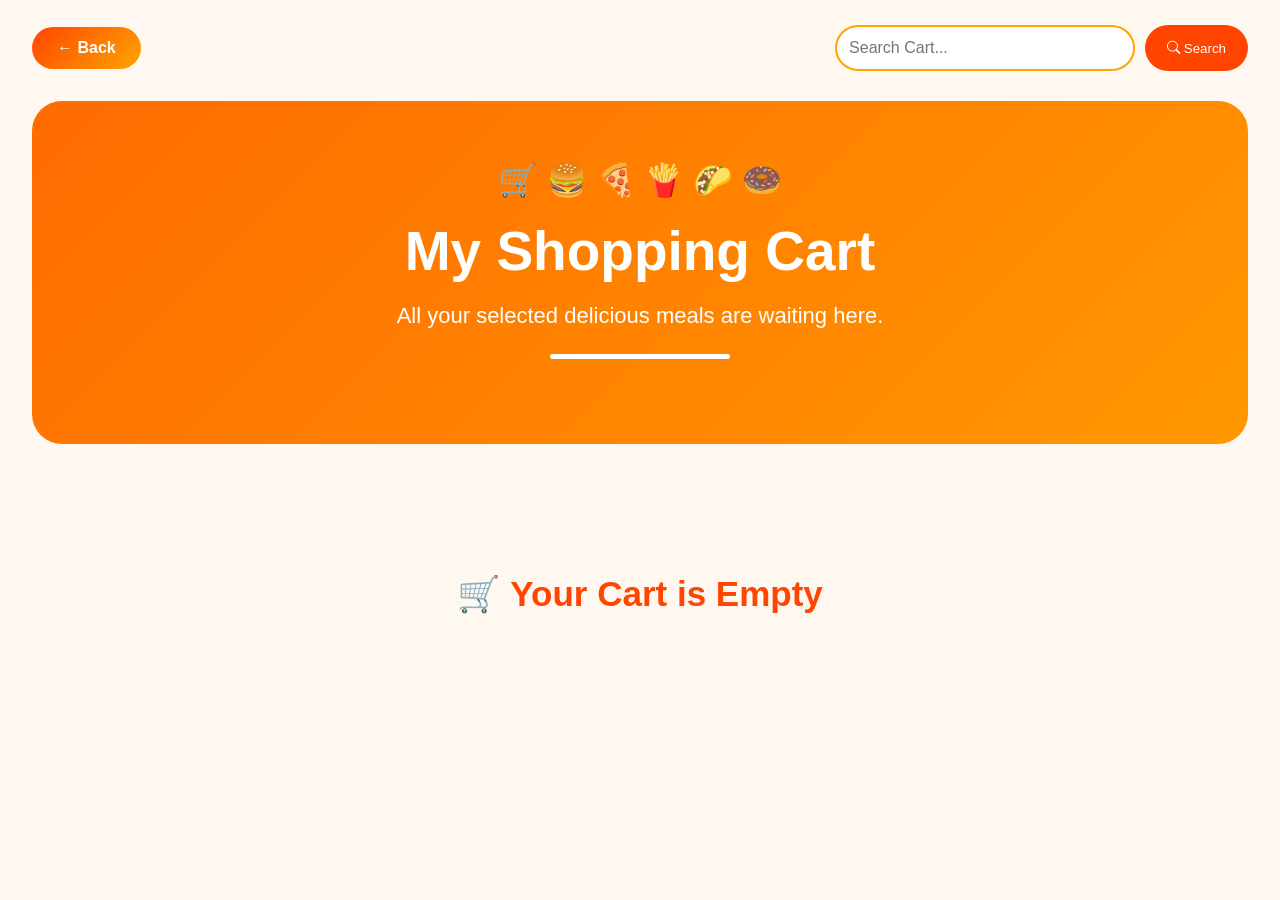
<file: cart.html>
<!DOCTYPE html>
<html lang="en">
<head>
    <meta charset="UTF-8">
    <meta name="viewport" content="width=device-width, initial-scale=1.0">
    <title>My Cart</title>

    <link rel="stylesheet" href="cart.css">
    <link rel="stylesheet"
href="https://cdn.jsdelivr.net/npm/bootstrap-icons@1.13.1/font/bootstrap-icons.min.css">
</head>
<body>

<div class="top-bar">
  <a href="dashboard.html" class="back-btn">
        ← Back
    </a>
    <div class="search-box">
        <input
            type="text"
            id="search"
            placeholder="Search Cart..."
            onkeyup="searchCart()">

        <button onclick="searchCart()">
            <i class="bi bi-search"></i> Search
        </button>
    </div>

  

</div>

<div class="hero-box">

    <div class="heading">

        <span class="top-icon">🛒 🍔 🍕 🍟 🌮 🍩</span>

        <h1>My Shopping Cart</h1>

        <p>
            All your selected delicious meals are waiting here.
        </p>

        <div class="line"></div>

    </div>

</div>

<div id="cart-container"></div>

<script src="cart.js"></script>

</body>
</html>
</file>
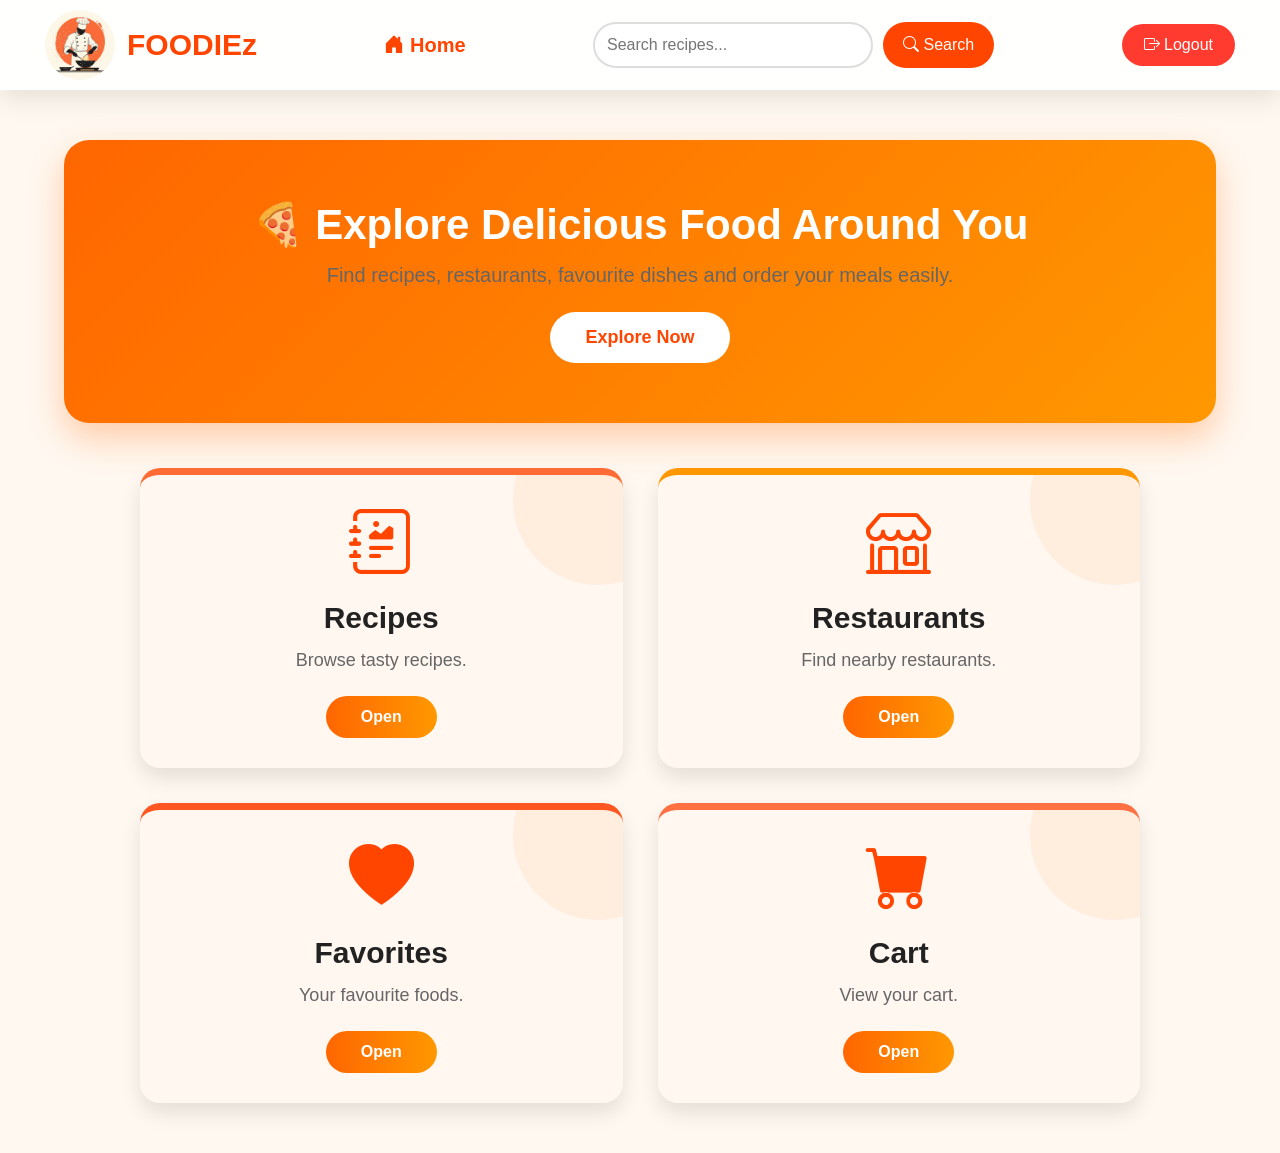
<file: dashboard.html>
<!DOCTYPE html>
<html lang="en">
<head>
    <meta charset="UTF-8">
    <meta name="viewport" content="width=device-width, initial-scale=1.0">
    <title>FOODIEz Dashboard</title>

    <link rel="stylesheet" href="dashboard.css">
    <link rel="stylesheet" href="https://cdn.jsdelivr.net/npm/bootstrap-icons@1.13.1/font/bootstrap-icons.min.css">
</head>
<body>
    

<nav class="navbar">

    <div class="logo">
        <img src="logo.jpg" alt="">
        <h2>FOODIEz</h2>
    </div>

    <a href="dashboard.html" class="home-btn">
        <i class="bi bi-house-door-fill"></i>
        Home
    </a>

    <div class="search-box">
        <input type="text" placeholder="Search recipes...">
        <button>
            <i class="bi bi-search"></i>
            Search
        </button>
    </div>

    <button class="logout-btn" onclick="logout()">
        <i class="bi bi-box-arrow-right"></i>
        Logout
    </button>

</nav>



<div class="dashboard">

    <div class="hero">

<h2>🍕 Explore Delicious Food Around You</h2>

<p>
Find recipes, restaurants, favourite dishes and order your meals easily.
</p>

<button>Explore Now</button>

</div>

    <div class="cards">

        <div class="card">
            <i class="bi bi-journal-richtext"></i>
            <h3>Recipes</h3>
            <p>Browse tasty recipes.</p>
            <button class="open-btn" onclick="location.href='recipes.html'">
Open
</button>
        </div>

        <div class="card">
            <i class="bi bi-shop"></i>
            <h3>Restaurants</h3>
            <p>Find nearby restaurants.</p>
           <button class="open-btn" onclick="location.href='restaurant.html'">
Open
</button>
        </div>

        <div class="card">
            <i class="bi bi-heart-fill"></i>
            <h3>Favorites</h3>
            <p>Your favourite foods.</p>
         <button class="open-btn" onclick="window.location.href='favorite.html'">Open</button>


        </div>

        <div class="card">
            <i class="bi bi-cart-fill"></i>
            <h3>Cart</h3>
            <p>View your cart.</p>
         <button class="open-btn" onclick="window.location.href='cart.html'">
Open
</button>
        </div>

    </div>

</div>

<script src="dashboard.js"></script>

</body>
</html>
</file>
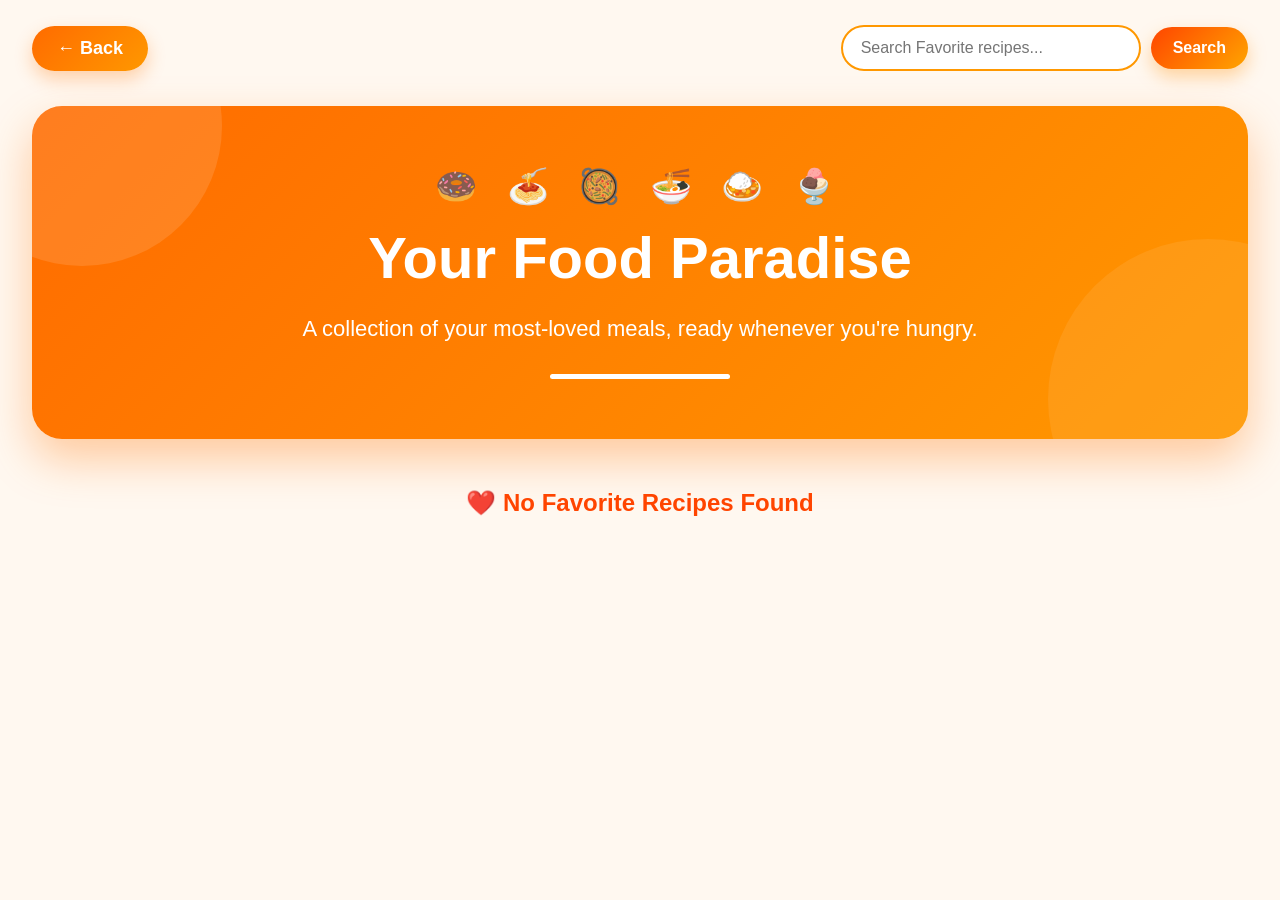
<file: favorite.html>
<!DOCTYPE html>
<html lang="en">
<head>
    <meta charset="UTF-8">
    <meta name="viewport" content="width=device-width, initial-scale=1.0">
    <title>Favorite Page</title>
    <link rel="stylesheet" href="favorite.css">
</head>
<body>
    <div class="top-bar">
          <a href="dashboard.html" class="back-btn">← Back</a>
          <div class="search-box">
        <input type="text" id="search" placeholder="Search Favorite recipes..."onkeyup="searchRecipe()">
        <button onclick="searchRecipe()">
            <i class="bi bi-search"></i> Search
        </button>
          </div>
    
    </div>
   <div class="hero-box">
    <div class="heading">
        <span class="top-icon"> 🍩 🍝 🥘 🍜 🍛 🍨</span>

        <h1>Your Food Paradise</h1>

        <p>
            A collection of your most-loved meals, ready whenever you're hungry.
        </p>

        <div class="line"></div>
    </div>
</div>
    <div id="favorite-container"></div>
     <script src="favorite.js"></script>
</body>
</html>
</file>
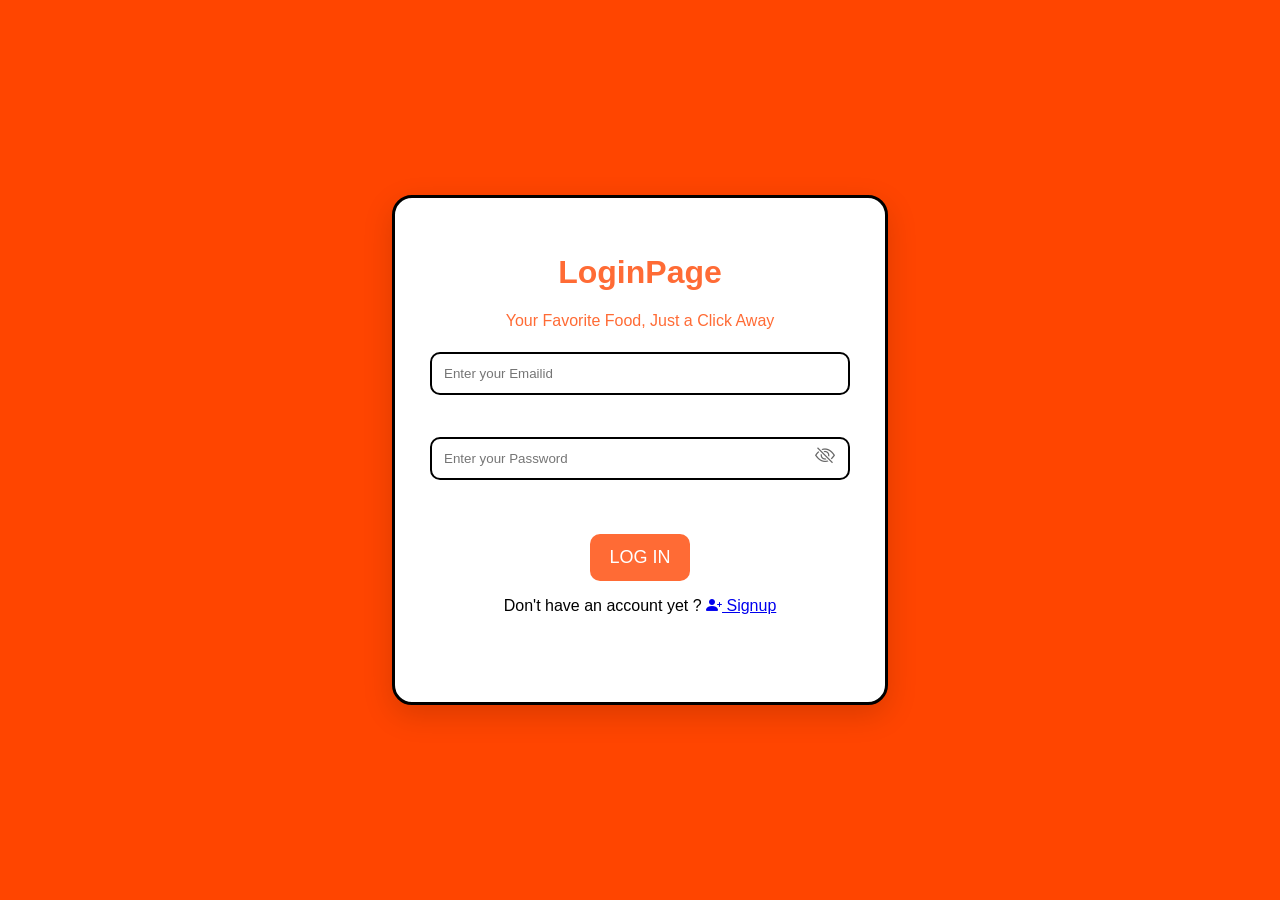
<file: login.html>
<!DOCTYPE html>
<html lang="en">
<head>
    <meta charset="UTF-8">
    <meta name="viewport" content="width=device-width, initial-scale=1.0">
    <title>LoginPage</title>

    <link rel="stylesheet"
    href="https://cdn.jsdelivr.net/npm/bootstrap-icons@1.13.1/font/bootstrap-icons.min.css">

    <link rel="stylesheet" href="login.css">
</head>

<body>

    <div class="logincontainer">
        <div class="login">

            <div class="content">
                <h1>LoginPage</h1>
                <p>Your Favorite Food, Just a Click Away</p>
            </div>

            <div class="matter">

                <form>

                    <label for="emailid"></label>
                    <input type="text" id="emailid" placeholder="Enter your Emailid"><br><br>

                    <label for="Password"></label>

                   <div class="password-box">
    <input type="password" id="Password" placeholder="Enter your Password">
    <i class="bi bi-eye-slash" onclick="togglePassword()" id="toggleIcon"></i>
</div>

                    <br><br>

                </form>

                <button type="submit" onclick="login()">LOG IN</button><br>
        
                <p>
                    Don't have an account yet ?
                    <a class="nav-link" href="signup.html">
                        <i class="bi bi-person-plus-fill"></i>
                        Signup
                    </a>
                </p>

                <br><br>

            </div>

        </div>
    </div>

    <script src="login.js"></script>

</body>
</html>
</file>
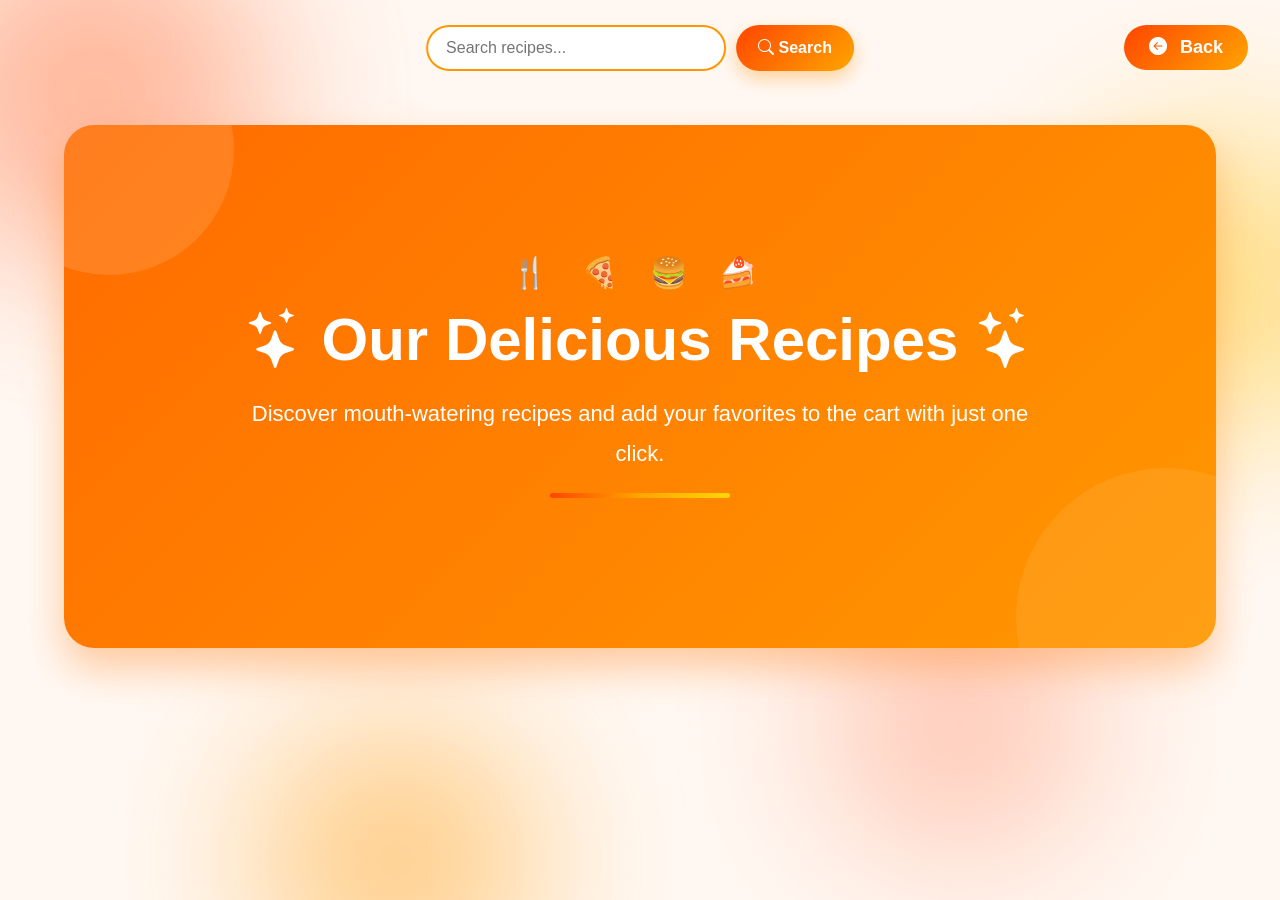
<file: recipes.html>
<!DOCTYPE html>
<html lang="en">
<head>
    <meta charset="UTF-8">
    <meta name="viewport" content="width=device-width, initial-scale=1.0">
    <title>Recipes Section</title>
    <link rel="stylesheet"
href="https://cdn.jsdelivr.net/npm/bootstrap-icons@1.13.1/font/bootstrap-icons.min.css">
</head>
<body>
    <div class="bg-animation">
    <div class="blob blob1"></div>
    <div class="blob blob2"></div>
    <div class="blob blob3"></div>
    <div class="blob blob4"></div>
</div>  
    <link rel="stylesheet" href="recipes.css">
    <div class="top-bar">
          <div class="search-box">
        <input type="text" id="search" placeholder="Search recipes...">
        <button onclick="searchRecipe()">
            <i class="bi bi-search"></i> Search
        </button>
    </div>
    <a href="dashboard.html" class="back-btn">
        <i class="bi bi-arrow-left-circle-fill"></i> Back
    </a>
    </div>
    <div class="hero-box">
  <div class="heading">

    <span class="top-icon">🍴 🍕 🍔 🍰</span>

    <h1>
        <i class="bi bi-stars"></i>
        Our Delicious Recipes
        <i class="bi bi-stars"></i>
    </h1>

    <p>
        Discover mouth-watering recipes and add your favorites to the cart with just one click.
    </p>

    <div class="line"></div>
</div>
</div>
<div id="recipe-container"></div>
<script src="recipes.js"></script>
</body>
</html>
</file>
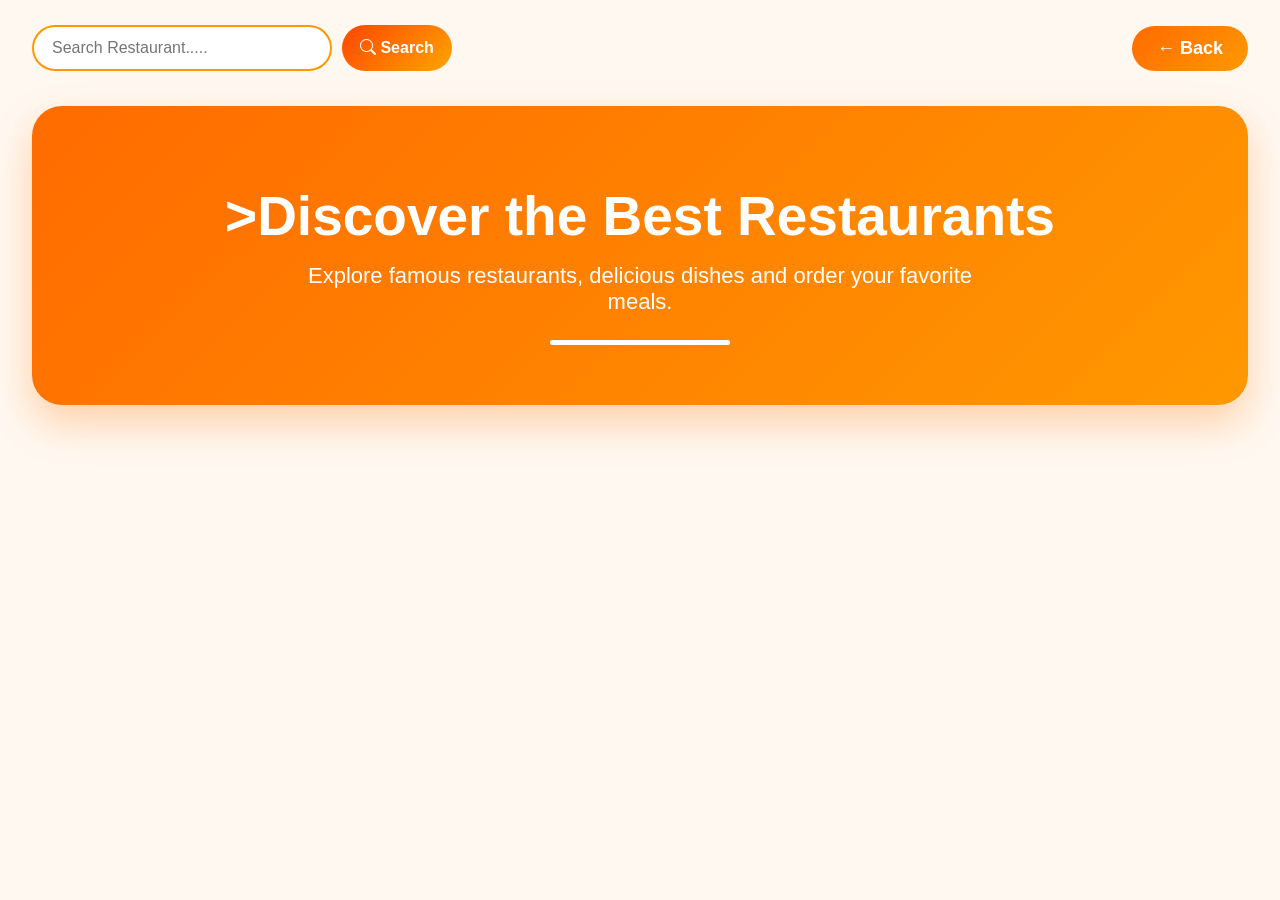
<file: restaurant.html>
<!DOCTYPE html>
<html lang="en">
<head>
    <meta charset="UTF-8">
    <meta name="viewport" content="width=device-width, initial-scale=1.0">
    <title>Restaurant Page</title>
    <link rel="stylesheet"
href="https://cdn.jsdelivr.net/npm/bootstrap-icons@1.13.1/font/bootstrap-icons.min.css">
  <link rel="stylesheet" href="restaurant.css">
</head>
<body>
   <div class="top-box">
      <div class="search-box">
       <input type="text" id="search" placeholder="Search Restaurant....." onkeyup="searchRestaurants()">
         <button onclick="searchRestaurants()">
            <i class="bi bi-search"></i> Search
        </button>
      </div>
      <a href="dashboard.html" class="back-btn">  ← Back</a>
   </div>
   <div class="hero-box">
    <div class="heading">
       <span class="top-icon">

       </span>
       <h1>>Discover the Best Restaurants</h1>
        <p>
            Explore famous restaurants, delicious dishes and order your favorite meals.
        </p>

        <div class="line"></div>

    </div>

   </div>
   <div id="restaurant-container"></div>

    <script  src="restaurant.js"></script>
</body>
</html>
</file>
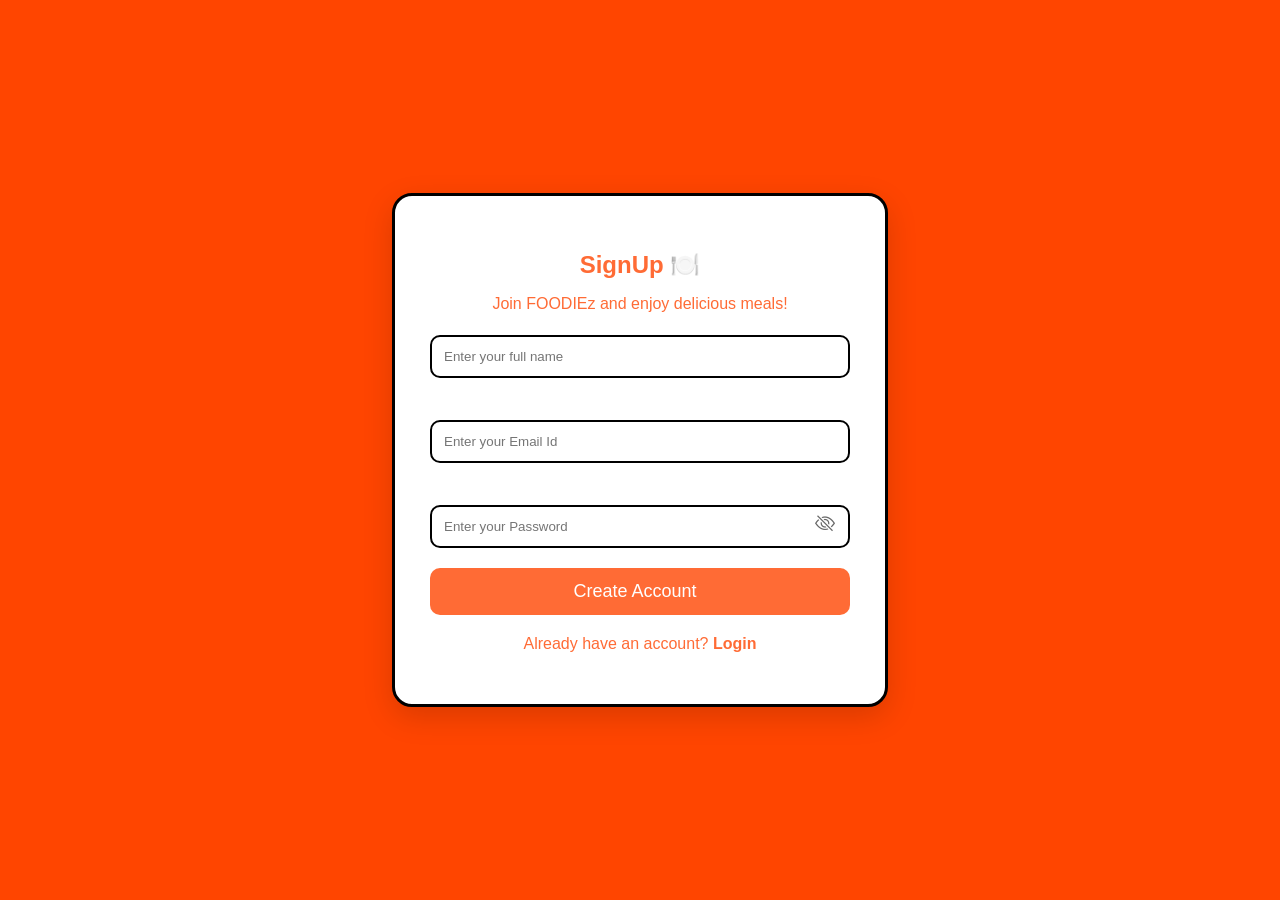
<file: signup.html>
<!DOCTYPE html>
<html lang="en">
<head>
    <meta charset="UTF-8">
    <meta name="viewport" content="width=device-width, initial-scale=1.0">
    <title>SignupPage</title>
    <link rel="stylesheet" href="https://cdn.jsdelivr.net/npm/bootstrap-icons@1.13.1/font/bootstrap-icons.min.css">
</head>
<link rel="stylesheet" href="signup.css">
<body>
    <div class="signup-container">
        <div class="sign-box">
         <div class="content">
        <h2 class="createaccount">SignUp 🍽️</h2>
        <p>Join FOODIEz and enjoy delicious meals!</p>
        </div>
     <form>

    <input type="text" id="fullname" placeholder="Enter your full name"><br><br>

    <input type="text" id="Emailid" placeholder="Enter your Email Id"><br><br>

    <div class="password-box">
        <input type="password" id="Password" placeholder="Enter your Password">
        <i class="bi bi-eye-slash" id="toggleIcon" onclick="togglePassword()"></i>
    </div>

    <button type="submit" onclick="savedata(event)">Create Account</button><br>

    <p class="login-link">
        Already have an account?
        <a href="login.html">Login</a>
    </p>

</form>
      </div>
    </div>
    <script src="signup.js"></script>
</body>
</html>
</file>
<file: cart.css>
*{
    margin:0;
    padding:0;
    box-sizing:border-box;
    font-family:Arial,Helvetica,sans-serif;
}

body{
    background:#FFF8F0;
}



.top-bar{
    width:95%;
    margin:25px auto;
    display:flex;
    justify-content:space-between;
    align-items:center;
}

.search-box{
    display:flex;
    gap:10px;
}

.search-box input{

    width:300px;

    padding:12px;

    border:2px solid orange;

    border-radius:30px;

    outline:none;

    font-size:16px;

}

.search-box button{

    border:none;

    background:orangered;

    color:white;

    padding:12px 22px;

    border-radius:30px;

    cursor:pointer;

}

.search-box button:hover{

    background:#ff9800;

}

.back-btn{

    text-decoration:none;

    background:linear-gradient(135deg,orangered,orange);

    color:white;

    padding:12px 25px;

    border-radius:30px;

    font-weight:bold;

}

.back-btn:hover{

    transform:scale(1.05);

}



.hero-box{

    width:95%;

    margin:30px auto 50px;

    background:linear-gradient(135deg,#ff6b00,#ff9800);

    color:white;

    border-radius:30px;

    text-align:center;

    padding:60px;

}

.heading h1{

    font-size:55px;

    margin:20px 0;

}

.heading p{

    font-size:22px;

}

.top-icon{

    font-size:32px;

}

.line{

    width:180px;

    height:5px;

    background:white;

    margin:25px auto;

    border-radius:20px;

}



#cart-container{

    width:95%;

    margin:auto;

    display:grid;

    grid-template-columns:repeat(3,1fr);

    gap:30px;

    padding-bottom:40px;

}

.cart-card{

    background:white;

    border-radius:20px;

    overflow:hidden;

    border-top:6px solid orangered;

    box-shadow:0 10px 20px rgba(0,0,0,.12);

    transition:.4s;

}

.cart-card:hover{

    transform:translateY(-10px);

    box-shadow:0 20px 35px rgba(255,115,0,.25);

}

.cart-card img{

    width:100%;

    height:250px;

    object-fit:cover;

}

.cart-card h2{

    text-align:center;

    margin:15px;

}

.cart-card h3{

    color:orangered;

    text-align:center;

    margin:10px;

}

.cart-card p{

    text-align:center;

    margin:8px;

    color:#666;

}
.btns{
    display:flex;
    justify-content:center;
    gap:15px;
    padding:20px;
}

.remove-btn{

    width:40%;

    margin:20px auto;

    display:block;

    border:none;

    padding:13px;

    border-radius:30px;

    background:#ff3b30;

    color:white;

    font-size:16px;

    cursor:pointer;

}

.remove-btn:hover{

    background:#d91d12;

}
.order-now{
   width:40%;

    margin:20px auto;

    display:block;

    border:none;

    padding:13px;

    border-radius:30px;

    background:#ff3b30;

    color:white;

    font-size:16px;

    cursor:pointer;
}


.empty{

    grid-column:1/-1;

    text-align:center;

    color:orangered;

    font-size:35px;

    margin:80px 0;

}



@media(max-width:992px){

#cart-container{

grid-template-columns:repeat(2,1fr);

}

}

@media(max-width:768px){

.top-bar{

flex-direction:column;

gap:15px;

}

#cart-container{

grid-template-columns:1fr;

}

.heading h1{

font-size:38px;

}

.heading p{

font-size:18px;

}

}

@media(max-width:320px){

    .top-bar{
        width:100%;
        margin:15px auto;
        flex-direction:column;
        gap:15px;
        align-items:center;
    }


    .search-box{
        width:95%;
        display:flex;
        gap:8px;
    }


    .search-box input{
        width:65%;
        padding:10px;
        font-size:14px;
    }


    .search-box button{
        width:35%;
        padding:10px;
        font-size:13px;
    }


    .back-btn{
        padding:10px 22px;
        font-size:15px;
    }


    .hero-box{
        width:94%;
        padding:35px 15px;
        margin:25px auto;
    }


    .top-icon{
        font-size:22px;
    }


    .heading h1{
        font-size:28px;
        line-height:1.3;
    }


    .heading p{
        font-size:15px;
        line-height:1.5;
    }


    #cart-container{
        width:90%;
        grid-template-columns:1fr;
        gap:25px;
    }


    .cart-card img{
        height:220px;
    }


    .cart-card h2{
        font-size:22px;
    }


    .btns{
        flex-direction:column;
        gap:10px;
    }


    .remove-btn,
    .order-now{
        width:85%;
    }


    .empty{
        font-size:25px;
    }

}





@media(min-width:321px) and (max-width:375px){

    .top-bar{
        width:100%;
        flex-direction:column;
        gap:15px;
    }


    .search-box{
        width:95%;
    }


    .search-box input{
        width:65%;
    }


    .search-box button{
        width:35%;
    }


    .hero-box{
        width:92%;
        padding:40px 20px;
    }


    .heading h1{
        font-size:32px;
    }


    .heading p{
        font-size:16px;
    }


    #cart-container{
        width:90%;
        grid-template-columns:1fr;
    }


    .cart-card img{
        height:240px;
    }

}





@media(min-width:376px) and (max-width:425px){

    .top-bar{
        width:100%;
        flex-direction:column;
        gap:15px;
    }


    .search-box{
        width:95%;
    }


    .hero-box{
        width:92%;
    }


    .heading h1{
        font-size:35px;
    }


    .heading p{
        font-size:17px;
    }


    #cart-container{
        width:90%;
        grid-template-columns:1fr;
    }


    .cart-card img{
        height:260px;
    }

}





@media(min-width:426px) and (max-width:768px){

    .top-bar{
        width:90%;
    }


    .search-box input{
        width:250px;
    }


    .hero-box{
        width:90%;
        padding:45px 25px;
    }


    .heading h1{
        font-size:42px;
    }


    .heading p{
        font-size:18px;
    }


    #cart-container{
        width:90%;
        grid-template-columns:repeat(2,1fr);
        gap:25px;
    }


    .cart-card img{
        height:280px;
    }

}





@media(min-width:769px) and (max-width:1024px){

    .hero-box{
        width:92%;
    }


    .heading h1{
        font-size:50px;
    }


    #cart-container{
        width:92%;
        grid-template-columns:repeat(3,1fr);
        gap:25px;
    }


    .cart-card img{
        height:280px;
    }

}




@media(min-width:1200px){

    .hero-box{
        max-width:1500px;
    }


    #cart-container{
        max-width:1500px;
    }

}
</file>
<file: dashboard.css>
*{
    margin:0;
    padding:0;
    box-sizing:border-box;
    font-family:Arial, Helvetica, sans-serif;
}

html, body{
    width:100%;
    overflow-x:hidden;
}

body{
    font-family: Arial, Helvetica, sans-serif;
       background-color: #FFF8F0;
    min-height:100vh;
        margin:0;

}
.navbar{
    width:100%;
    height:90px;
    background:rgba(255,255,255,.9);
    backdrop-filter:blur(15px);
    display:flex;
    justify-content:space-between;
    align-items:center;
    padding:0 45px;
    position:sticky;
    top:0;
    z-index:1000;
    box-shadow:0 8px 25px rgba(0,0,0,.1);
}

.logo{
    display:flex;
    align-items:center;
    gap:12px;
}
.logo img{
    width:70px;
    border-radius:50%;
    transition:.5s;
}

.logo:hover img{
    transform:rotate(10deg) scale(1.1);
}
.logo h2{
    color:orangered;
    transition: 0.4s;
    cursor: pointer;
    font-size:30px;
}
.logo h2:hover{
color:#ff7300;
}
.home-btn{
    text-decoration:none;
    color:orangered;
    font-size:20px;
    font-weight:bold;
    transition:.3s;
}

.home-btn:hover{
    color:#ff7300;
}

.search-box{
    display:flex;
    gap:10px;
}

.search-box input{
    width:280px;
    padding:12px;
    border-radius:30px;
    border:2px solid #ddd;
    outline:none;
    font-size:16px;
}

.search-box input:focus{
    border-color:orangered;
}

.search-box button{
    background:orangered;
    color:white;
    border:none;
    padding:12px 20px;
    border-radius:30px;
    cursor:pointer;
    font-size:16px;
}

.search-box button:hover{
    background:#ff7300;
}

.logout-btn{
    background:#ff3b30;
    color:white;
    border:none;
    padding:12px 22px;
    border-radius:30px;
    cursor:pointer;
    font-size:16px;
    transition:.3s;
}

.logout-btn:hover{
    background:#d91d12;
    transform:scale(1.05);
}



.dashboard{
    width:90%;
    margin:50px auto;
    text-align:center;
}

.dashboard h1{
    font-size:52px;
    color:#ff5c00;
    font-weight:bold;
    margin-bottom:15px;
}

.dashboard p{
    font-size:20px;
    color:#666;
}

.dashboard h1:hover{
    color:darkorange;
    transform:scale(1.05);
    letter-spacing:2px;
    text-shadow:0 5px 15px rgba(255,140,0,0.5);
}


.dashboard > p:hover{
    color:orangered;
    transform:translateY(-5px);
    letter-spacing:1px;
}
.hero{

background:linear-gradient(135deg,#ff6600,#ff9800);

color:white;

padding:60px;

border-radius:25px;
 margin-left:0;
    margin-right:0;
margin-bottom:45px;

box-shadow:0 15px 35px rgba(255,102,0,.3);

}

.hero h2{

font-size:42px;

margin-bottom:15px;

}

.hero p{

font-size:20px;

margin-bottom:25px;

}

.hero button{

padding:15px 35px;

border:none;

border-radius:40px;

background:white;

color:orangered;

font-size:18px;

font-weight:bold;

cursor:pointer;

transition:.4s;

}

.hero button:hover{

transform:scale(1.08);

}

.cards{
   width: 1000px;
    margin: 40px auto;
    display: grid;
    grid-template-columns: repeat(2, 1fr);
    gap: 30px;

}
.card{
    width: 100%;
    height: 300px;
    background: #FFF7F0;
    border-radius: 20px;
    padding: 30px;
    text-align: center;
    box-shadow: 0 10px 20px rgba(0,0,0,.1);

    display:flex;
    flex-direction:column;
    justify-content:center;
    align-items:center;
}
.card{
    position: relative;
    overflow: hidden;
    transition: .3s ease;
}

.card:hover{
    transform: scale(1.05);
    box-shadow: 0 10px 20px rgba(255,102,0,.3);
}
.card::before{

content:"";

position:absolute;

width:170px;

height:170px;

background:rgba(255,115,0,.08);

border-radius:50%;

top:-60px;

right:-60px;

transition:.4s;

}

.card:hover::before{

transform:scale(1.4);

}
.card i{

font-size:70px;

margin-bottom:20px;

display:block;

color:#ff6b00;

transition:.4s;

}

.card:hover i{

transform:scale(1.2) rotate(8deg);

}

.card:nth-child(1){

    border-top:7px solid #ff6b35;

}

.card:nth-child(2){

    border-top:7px solid #ff9800;

}

.card:nth-child(3){

    border-top:7px solid #ff5722;

}

.card:nth-child(4){

    border-top:7px solid #ff7043;

}

.card i{

    font-size:65px;

    color:orangered;

    margin-bottom:20px;

}

.card h3{

    font-size:30px;

    margin-bottom:15px;

    color:#222;

}

.card p{

    font-size:18px;

    color:#666;

}
.open-btn{

margin-top:25px;

padding:12px 35px;

border:none;

border-radius:30px;

background:linear-gradient(90deg,#ff6600,#ff9800);

color:#fff;

font-size:16px;

font-weight:bold;

cursor:pointer;

transition:.3s;

}

.open-btn:hover{

transform:scale(1.05);

box-shadow:0 10px 20px rgba(255,102,0,.3);

}
.card{

animation:fadeUp .8s ease;

}

@keyframes fadeUp{

from{

opacity:0;

transform:translateY(50px);

}

to{

opacity:1;

transform:translateY(0);

}

}
.cards{

display:grid;

grid-template-columns:repeat(auto-fit,minmax(320px,1fr));

gap:35px;

}


@media(max-width:768px){

.cards{

grid-template-columns:1fr;

}

.navbar{

flex-direction:column;

height:auto;

padding:20px;

gap:20px;

}

.search-box{

width:100%;

justify-content:center;

}

.search-box input{

width:100%;

}

}@media (max-width:425px){

    .navbar{
        width:100%;
        padding:15px 10px;
        flex-direction:column;
        align-items:center;
    }


    .hero{
        width:100%;
        max-width:100%;
        margin:20px 0;
        padding:25px 15px;
        text-align:center;
    }


    .hero h2{
        width:100%;
        font-size:25px;
        line-height:1.3;
        word-wrap:break-word;
    }


    .hero p{
        width:100%;
        font-size:15px;
        padding:0 5px;
    }


    .hero button{
        width:90%;
    }


    .cards{
        width:100%;
        padding:10px;
    }

}
</file>
<file: favorite.css>
*{
    margin:0;
    padding:0;
    box-sizing:border-box;
    font-family:Arial, Helvetica, sans-serif;
}

body{
    background:#FFF8F0;
}
.top-bar{
    width:95%;
    margin:25px auto;
    display:flex;
    justify-content:space-between;
    align-items:center;
}
.search-box{
    display:flex;
    gap:10px;
    align-items: center;

}
.search-box input{
    width:300px;
    padding:12px 18px;
    border:2px solid #ff9800;
    border-radius:30px;
    outline:none;
    font-size:16px;
    background:white;
    transition:.3s;
}
.search-box input:focus{
    border-color:orangered;
    box-shadow:0 0 10px rgba(255,115,0,.3);
}
.search-box button{
    padding:12px 22px;
    border:none;
    border-radius:30px;
    background:linear-gradient(135deg,orangered,orange);
    color:white;
    font-size:16px;
    font-weight:bold;
    cursor:pointer;
    transition:.3s;
    box-shadow:0 8px 18px rgba(255,140,0,.35);
}

.search-box button:hover{
    transform:translateY(-3px);
    box-shadow:0 12px 22px rgba(255,140,0,.45);
}

.back-btn{
    text-decoration:none;
    background:linear-gradient(135deg,#ff6b00,#ff9800);
    color:white;
    padding:12px 25px;
    border-radius:30px;
    font-size:18px;
    font-weight:bold;
    transition:.4s;
    box-shadow:0 8px 18px rgba(255,115,0,.3);
}

.back-btn:hover{
    transform:translateY(-4px);
    box-shadow:0 15px 25px rgba(255,115,0,.45);
}
.hero-box{
    width:95%;
    max-width:1500px;
    margin:35px auto 50px;
    padding:60px 30px;
    text-align:center;
    background:linear-gradient(135deg,#ff6b00,#ff9800);
    border-radius:30px;
    box-shadow:0 20px 45px rgba(255,115,0,.35);
    position:relative;
    overflow:hidden;
}

.hero-box::before{
    content:"";
    position:absolute;
    width:280px;
    height:280px;
    background:rgba(255,255,255,.12);
    border-radius:50%;
    top:-120px;
    left:-90px;
}

.hero-box::after{
    content:"";
    position:absolute;
    width:320px;
    height:320px;
    background:rgba(255,255,255,.08);
    border-radius:50%;
    right:-120px;
    bottom:-120px;
}

.heading{
    position:relative;
    z-index:2;
}

.top-icon{
    display:block;
    font-size:34px;
    letter-spacing:10px;
    margin-bottom:18px;
    animation:bounce 3s infinite;
}

.heading h1{
    font-size:58px;
    color:#fff;
    font-weight:800;
    margin-bottom:18px;
    transition:.4s;
}

.heading h1:hover{
    transform:scale(1.05);
    letter-spacing:2px;
    text-shadow:0 8px 20px rgba(0,0,0,.25);
}

.heading p{
    font-size:22px;
    color:#fff;
    max-width:800px;
    margin:auto;
    line-height:1.8;
    transition:.4s;
}

.heading p:hover{
    transform:translateY(-4px);
}

.line{
    width:180px;
    height:5px;
    margin:25px auto 0;
    border-radius:20px;
    background:white;
}

@keyframes bounce{
    0%,100%{
        transform:translateY(0);
    }
    50%{
        transform:translateY(-8px);
    }
}

@media(max-width:768px){

.hero-box{
    padding:40px 20px;
}

.heading h1{
    font-size:38px;
}

.heading p{
    font-size:18px;
}

.top-icon{
    font-size:24px;
}

}


#favorite-container{

    width:95%;

    margin:auto;

    display:grid;

    grid-template-columns:repeat(3,1fr);

    gap:30px;

    padding-bottom:50px;

}


.recipe-card{

    background:#FFFDF8;

    border-radius:22px;

    overflow:hidden;

    box-shadow:0 10px 25px rgba(0,0,0,.12);

    transition:.4s;

    border-top:6px solid orangered;

}

.recipe-card:hover{

    transform:translateY(-10px) scale(1.03);

    box-shadow:0 20px 40px rgba(255,115,0,.25);

}

.recipe-card img{

    width:100%;

    height:250px;

    object-fit:cover;

    transition:.5s;

}

.recipe-card:hover img{

    transform:scale(1.08);

}

.recipe-card h2{

    text-align:center;

    margin:18px 10px;

    color:#222;

    font-size:28px;

}

.recipe-card p{

    text-align:center;

    color:#666;

    margin-bottom:10px;

    padding:0 15px;

    line-height:1.5;

}

.recipe-card h3{

    text-align:center;

    color:orangered;

    font-size:28px;

    margin:18px 0;

}


.remove-btn{

    width:85%;

    margin:20px auto;

    display:block;

    border:none;

    border-radius:30px;

    padding:14px;

    background:linear-gradient(135deg,#ff4d4d,#ff1744);

    color:white;

    font-size:17px;

    font-weight:bold;

    cursor:pointer;

    transition:.4s;

}

.remove-btn:hover{

    transform:scale(1.05);

    box-shadow:0 10px 20px rgba(255,0,0,.35);

}



@media(max-width:992px){

#favorite-container{

grid-template-columns:repeat(2,1fr);

}

}

@media(max-width:768px){

#favorite-container{

grid-template-columns:1fr;

}

.heading h1{

font-size:40px;

}

.heading p{

font-size:18px;

}

}


@media(max-width:320px){

    .top-bar{
        width:100%;
        margin:15px auto;
        display:flex;
        flex-direction:column;
        gap:15px;
    }


    .search-box{
        width:95%;
        display:flex;
        gap:8px;
    }


    .search-box input{
        width:65%;
        font-size:14px;
        padding:10px;
    }


    .search-box button{
        width:35%;
        padding:10px;
        font-size:13px;
    }


    .back-btn{
        font-size:15px;
        padding:10px 22px;
    }


    .hero-box{
        width:94%;
        padding:30px 15px;
        margin:25px auto;
    }


    .top-icon{
        font-size:20px;
        letter-spacing:4px;
    }


    .heading h1{
        font-size:28px;
        line-height:1.3;
    }


    .heading p{
        font-size:15px;
        line-height:1.5;
    }


    #favorite-container{
        width:90%;
        grid-template-columns:1fr;
        gap:25px;
    }


    .recipe-card img{
        height:220px;
    }


    .recipe-card h2{
        font-size:22px;
    }


    .recipe-card h3{
        font-size:22px;
    }

}





@media(min-width:321px) and (max-width:375px){


    .top-bar{
        width:100%;
        display:flex;
        flex-direction:column;
        gap:15px;
    }


    .search-box{
        width:95%;
    }


    .search-box input{
        width:65%;
    }


    .search-box button{
        width:35%;
    }


    .hero-box{
        width:92%;
        padding:35px 20px;
    }


    .heading h1{
        font-size:32px;
    }


    .heading p{
        font-size:16px;
    }


    #favorite-container{
        width:90%;
        grid-template-columns:1fr;
    }


    .recipe-card img{
        height:240px;
    }

}





@media(min-width:376px) and (max-width:425px){


    .top-bar{
        width:100%;
        flex-direction:column;
        gap:15px;
    }


    .search-box{
        width:95%;
    }


    .hero-box{
        width:92%;
    }


    .heading h1{
        font-size:35px;
    }


    .heading p{
        font-size:17px;
    }


    #favorite-container{
        width:90%;
        grid-template-columns:1fr;
    }


    .recipe-card img{
        height:260px;
    }

}





@media(min-width:426px) and (max-width:768px){


    .top-bar{
        width:90%;
    }


    .search-box input{
        width:250px;
    }


    .hero-box{
        width:90%;
        padding:45px 25px;
    }


    .heading h1{
        font-size:42px;
    }


    .heading p{
        font-size:18px;
    }


    #favorite-container{
        width:90%;
        grid-template-columns:repeat(2,1fr);
        gap:25px;
    }


    .recipe-card img{
        height:280px;
    }

}





@media(min-width:769px) and (max-width:1024px){


    .hero-box{
        width:92%;
    }


    .heading h1{
        font-size:50px;
    }


    #favorite-container{
        width:92%;
        grid-template-columns:repeat(3,1fr);
        gap:25px;
    }


    .recipe-card img{
        height:280px;
    }

}




@media(min-width:1200px){


    .hero-box{
        max-width:1500px;
    }


    #favorite-container{
        max-width:1500px;
    }


}
</file>
<file: login.css>
body{
    margin:0;
    font-family:Arial, Helvetica, sans-serif;
    background-color:orangered;
}

.logincontainer{
    display:flex;
    justify-content:center;
    align-items:center;
    min-height:100vh;
}

.login{
    width:420px;
    background:#fff;
    padding:35px;
    border:3px solid black;
    border-radius:20px;
    box-shadow:0 10px 30px rgba(0,0,0,.15);
    transition:.4s;
}

.login:hover{
    transform:translateY(-8px);
    box-shadow:0 15px 35px rgba(255,140,0,.35);
}

.content{
    text-align:center;
    color:#ff6b35;
    margin-bottom:10px;
}

.matter{
    text-align:center;
}

label{
    font-weight:bold;
    color:#333;
}

input{
    width:100%;
    padding:12px;
    margin-top:6px;
    margin-bottom:18px;
    border:2px solid black;
    border-radius:10px;
    outline:none;
    transition:.3s;
    box-sizing:border-box;
}

input:focus{
    border-color:#ff8c00;
    box-shadow:0 0 8px rgba(255,140,0,.4);
}

button{
    width:100px;
    padding:13px;
    background:#ff6b35;
    color:white;
    border:none;
    border-radius:10px;
    font-size:18px;
    cursor:pointer;
    transition:.3s;
}

button:hover{
    transform:scale(1.03);
}

.forgotpassword{
    margin-top:20px;
}


.password-box{
    position:relative;
    width:100%;
    margin-bottom:18px;
}

.password-box input{
    width:100%;
    padding-right:45px;
    margin-bottom:0;
}

.password-box i{
    position:absolute;
    right:15px;
    top:50%;
    transform:translateY(-50%);
    font-size:20px;
    color:#666;
    cursor:pointer;
}

.password-box i:hover{
    color:orangered;
}
</file>
<file: recipes.css>
*{
    margin:0;
    padding:0;
    box-sizing:border-box;
    font-family:Arial, Helvetica, sans-serif;
}
body{
    margin:0;
    padding:0;
    font-family:Arial, Helvetica, sans-serif;
    background:#FFF8F2;
    overflow-x:hidden;
    position:relative;
}
.bg-animation{
    position:fixed;
    inset:0;
    overflow:hidden;
    z-index:-1;
}
.blob{
    position:absolute;
    border-radius:50%;
    filter:blur(80px);
    opacity:.45;
    animation:float 18s ease-in-out infinite alternate;
}
.blob1{
    width:350px;
    height:350px;
    background:#ff6b35;
    top:-80px;
    left:-80px;
}
.blob2{
    width:300px;
    height:300px;
    background:#ffc107;
    top:15%;
    right:-100px;
    animation-duration:20s;
}
.blob3{
    width:280px;
    height:280px;
    background:#ff9800;
    bottom:-100px;
    left:20%;
    animation-duration:24s;
}
.blob4{
    width:260px;
    height:260px;
    background:#ff8a65;
    bottom:5%;
    right:15%;
    animation-duration:22s;
}
@keyframes float{

0%{
    transform:translate(0,0) scale(1);
}

25%{
    transform:translate(50px,-40px) scale(1.1);
}

50%{
    transform:translate(-40px,30px) scale(1.2);
}

75%{
    transform:translate(30px,50px) scale(1.05);
}

100%{
    transform:translate(-20px,-20px) scale(1);
}

}
.top-bar{
   width:95%;
    margin:25px auto;
    position:relative;
    height:60px;
}
.search-box{
    position:absolute;
    left:50%;
    transform:translateX(-50%);
    display:flex;
    gap:10px;

}
.search-box input{
    width:300px;
    padding:12px 18px;
    border:2px solid #ff9800;
    border-radius:30px;
    outline:none;
    font-size:16px;
    background:white;
    transition:.3s;
}
.search-box input:focus{
    border-color:orangered;
    box-shadow:0 0 10px rgba(255,115,0,.3);
}
.search-box button{
    padding:12px 22px;
    border:none;
    border-radius:30px;
    background:linear-gradient(135deg,orangered,orange);
    color:white;
    font-size:16px;
    font-weight:bold;
    cursor:pointer;
    transition:.3s;
    box-shadow:0 8px 18px rgba(255,140,0,.35);
}

.search-box button:hover{
    transform:translateY(-3px);
    box-shadow:0 12px 22px rgba(255,140,0,.45);
}

.back-btn{
    position:absolute;
    right:0;
    top:0;
    text-decoration:none;
    background:linear-gradient(135deg,orangered,orange);
    color:white;
    padding:12px 25px;
    border-radius:30px;
    font-size:18px;
    font-weight:bold;
}

.back-btn i{
    margin-right:8px;
}

.back-btn:hover{
    transform:translateY(-4px) scale(1.05);
    background:linear-gradient(135deg, orange, orangered);
    box-shadow:0 12px 25px rgba(255,140,0,.45);
}
.heading{
    text-align:center;
    margin:50px auto;
    padding:20px;
}

.top-icon{
    display:block;
    font-size:30px;
    margin-bottom:15px;
    letter-spacing:12px;
    animation:bounce 3s infinite;
}

.hero-box{
    width:90%;
    max-width:1400px;
    margin:40px auto;
    padding:60px 30px;
    text-align:center;

    background:linear-gradient(135deg,#ff6b00,#ff9800);

    border-radius:30px;

    box-shadow:0 20px 40px rgba(255,115,0,.35);

    position:relative;

    overflow:hidden;
}



.hero-box::before{
    content:"";
    position:absolute;
    width:250px;
    height:250px;
    background:rgba(255,255,255,.12);
    border-radius:50%;
    top:-100px;
    left:-80px;
}

.hero-box::after{
    content:"";
    position:absolute;
    width:300px;
    height:300px;
    background:rgba(255,255,255,.08);
    border-radius:50%;
    bottom:-120px;
    right:-100px;
}



.heading h1{
    font-size:60px;
    color:white;
    font-weight:800;
    margin-bottom:20px;
    transition:.4s;
}

.heading h1:hover{
    transform:scale(1.05);
    letter-spacing:2px;
    text-shadow:0 8px 20px rgba(0,0,0,.25);
}



.heading p{
    font-size:22px;
    color:#fff;
    max-width:800px;
    margin:auto;
    line-height:1.8;
    transition:.4s;
}

.heading p:hover{
    transform:translateY(-4px);
    letter-spacing:1px;
}



@media(max-width:768px){

.hero-box{
    padding:40px 20px;
}

.heading h1{
    font-size:38px;
}

.heading p{
    font-size:18px;
}

}

.line{
    width:180px;
    height:5px;
    background:linear-gradient(to right,orangered,orange,gold);
    margin:20px auto;
    border-radius:20px;
}



@keyframes bounce{

0%,100%{
transform:translateY(0);
}

50%{
transform:translateY(-8px);
}

}

@keyframes twinkle{

0%,100%{
opacity:1;
transform:scale(1);
}

50%{
opacity:.5;
transform:scale(1.2);
}

}

#recipe-container{
    width:95%;
    margin:auto;
    display:grid;
    grid-template-columns:repeat(3,1fr);
   
    gap:35px;
    padding-bottom:50px;
}

.recipe-card{
    
    background:white;
    border-radius:20px;
    overflow:hidden;
    box-shadow:0 8px 20px rgba(0,0,0,.15);
    transition:.4s;
}

.recipe-card:hover{
    transform:translateY(-12px);
    box-shadow:0 15px 35px rgba(255,140,0,.35);
}



.recipe-card img{
    width:100%;
    height:350px;
    object-fit:cover;
    transition:.5s;
}

.recipe-card:hover img{
    transform:scale(1.08);
}



.recipe-card h2{
    text-align:center;
    margin:18px 10px;
    color:#222;
    transition:.3s;
}

.recipe-card:hover h2{
    color:orangered;
}



.recipe-card .desc{
    padding:0 20px;
    text-align:center;
    color:#666;
    line-height:1.6;
    min-height:70px;
}

.details{
    display:flex;
    justify-content:space-around;
    margin:20px 0;
    font-weight:bold;
}

.price{
    color:orangered;
    font-size:22px;
}

.rating{
    color:goldenrod;
}

.time{
    color:#555;
}
.details{
    display:flex;
    justify-content:space-around;
    align-items:center;
    margin:20px 0;
    font-size:18px;
    font-weight:600;
}

.details span{
    display:flex;
    align-items:center;
    gap:6px;
}

.details i{
    color:orangered;
    font-size:20px;
}



.btns{
    display:flex;
    justify-content:center;
    gap:15px;
    padding:20px;
}

.fav-btn{
    background:orangered;
    color:white;
    border:none;
    padding:12px 18px;
    border-radius:30px;
    cursor:pointer;
    transition:.3s;
    font-size:15px;
}

.cart-btn{
    background:#ff4081;
    color:white;
    border:none;
    padding:12px 18px;
    border-radius:30px;
    cursor:pointer;
    transition:.3s;
    font-size:15px;
}
.order-btn{
    background:linear-gradient(135deg,#ff6b00,#ff9800);
    color:white;
    border:none;
    padding:12px 22px;
    border-radius:30px;
    font-size:15px;
    font-weight:bold;
    cursor:pointer;
    transition:.3s;
}


.fav-btn:hover{
    background:#e91e63;
    transform:scale(1.08);
}

.cart-btn:hover{
    background:orange;
    transform:scale(1.08);
}



@media(max-width:320px){

    .top-bar{
        width:100%;
        height:auto;
        margin:15px auto;
        display:flex;
        flex-direction:column;
        gap:15px;
        align-items:center;
    }


    .search-box{
        position:static;
        transform:none;
        width:95%;
        display:flex;
        gap:8px;
    }


    .search-box input{
        width:65%;
        font-size:14px;
        padding:10px;
    }


    .search-box button{
        width:35%;
        padding:10px;
        font-size:13px;
    }


    .back-btn{
        position:static;
        font-size:15px;
        padding:10px 20px;
    }


    .hero-box{
        width:94%;
        padding:30px 15px;
        margin:25px auto;
    }


    .top-icon{
        font-size:22px;
        letter-spacing:5px;
    }


    .heading{
        margin:20px auto;
        padding:10px;
    }


    .heading h1{
        font-size:28px;
        line-height:1.3;
    }


    .heading p{
        font-size:15px;
        line-height:1.5;
    }


    #recipe-container{
        width:90%;
        grid-template-columns:1fr;
        gap:25px;
    }


    .recipe-card img{
        height:220px;
    }


    .recipe-card h2{
        font-size:22px;
    }


    .recipe-card .desc{
        font-size:14px;
    }


    .details{
        font-size:15px;
    }


    .btns{
        flex-direction:column;
        gap:10px;
    }


    .fav-btn,
    .cart-btn,
    .order-btn{
        width:90%;
        margin:auto;
    }

}




@media(min-width:321px) and (max-width:375px){

    .top-bar{
        width:100%;
        height:auto;
        margin:20px auto;
        display:flex;
        flex-direction:column;
        align-items:center;
        gap:15px;
    }


    .search-box{
        position:relative;
        left:auto;
        transform:none;
        width:95%;
        display:flex;
        gap:8px;
    }


    .search-box input{
        width:65%;
        font-size:14px;
    }


    .search-box button{
        width:35%;
        padding:10px;
        font-size:13px;
    }


    .back-btn{
        position:relative;
        right:auto;
        top:auto;
        font-size:15px;
        padding:10px 22px;
    }


    .hero-box{
        width:92%;
        padding:35px 20px;
    }


    .heading h1{
        font-size:32px;
    }


    .heading p{
        font-size:16px;
    }


    #recipe-container{
        grid-template-columns:1fr;
        width:90%;
    }


    .recipe-card img{
        height:240px;
    }

}




@media(min-width:376px) and (max-width:425px){

    .top-bar{
        width:100%;
        height:auto;
        margin:20px auto;
        display:flex;
        flex-direction:column;
        align-items:center;
        gap:15px;
    }


    .search-box{
        position:relative;
        left:auto;
        transform:none;
        width:95%;
        display:flex;
        gap:8px;
    }


    .search-box input{
        width:65%;
    }


    .search-box button{
        width:35%;
    }


    .back-btn{
        position:relative;
        right:auto;
        top:auto;
        font-size:16px;
        padding:10px 25px;
    }


    .hero-box{
        width:92%;
    }


    .heading h1{
        font-size:35px;
    }


    #recipe-container{
        grid-template-columns:1fr;
        width:90%;
    }


    .recipe-card img{
        height:260px;
    }

}




@media(min-width:426px) and (max-width:768px){


    .top-bar{
        width:90%;
    }


    .hero-box{
        width:90%;
        padding:45px 25px;
    }


    .heading h1{
        font-size:42px;
    }


    .heading p{
        font-size:18px;
    }


    #recipe-container{
        grid-template-columns:repeat(2,1fr);
        width:90%;
        gap:25px;
    }


    .recipe-card img{
        height:280px;
    }

}





@media(min-width:769px) and (max-width:1024px){


    .hero-box{
        width:92%;
    }


    .heading h1{
        font-size:50px;
    }


    #recipe-container{
        grid-template-columns:repeat(3,1fr);
        width:92%;
        gap:25px;
    }


    .recipe-card img{
        height:300px;
    }

}





@media(min-width:1200px){


    .hero-box{
        max-width:1400px;
    }


    #recipe-container{
        max-width:1400px;
    }


    .recipe-card img{
        height:350px;
    }

}
</file>
<file: restaurant.css>
* {
    margin: 0;
    padding: 0;
    box-sizing: border-box;
    font-family: Arial, Helvetica, sans-serif;
}

body {
    background: #FFF8F0;
}

.top-box {
    width: 95%;
    margin: 25px auto;
    display: flex;
    justify-content: space-between;
    align-items: center;
}

.search-box {
    display: flex;
    gap: 10px;
}

.search-box input {
    width: 300px;
    padding: 12px 18px;
    border: 2px solid #ff9800;
    border-radius: 30px;
    outline: none;
    font-size: 16px;
}

.search-box input:focus {
    border-color: orangered;
    box-shadow: 0 0 10px rgba(255, 115, 0, .3);
}

.search-box button {
    padding: 12px 18px;
    border: none;
    border-radius: 30px;
    background: linear-gradient(135deg, orangered, orange);
    color: white;
    cursor: pointer;
    font-size: 16px;
    font-weight: bold;
    transition: .3s;
}

.search-box button:hover {
    transform: translateY(-3px);
}

.back-btn {
    text-decoration: none;
    background: linear-gradient(135deg, #ff6b00, #ff9800);
    color: white;
    padding: 12px 25px;
    border-radius: 30px;
    font-size: 18px;
    font-weight: bold;
    transition: .3s;
}

.back-btn:hover {
    transform: translateY(-3px);
}

.hero-box {
    width: 95%;
    margin: 35px auto 45px;
    padding: 60px 30px;
    background: linear-gradient(135deg, #ff6b00, #ff9800);
    border-radius: 30px;
    text-align: center;
    color: white;
    box-shadow: 0 18px 40px rgba(255, 115, 0, .3);
}

.top-icon {
    font-size: 34px;
    display: block;
    margin-bottom: 18px;
}

.heading h1 {
    font-size: 55px;
    margin-bottom: 15px;
}

.heading p {
    font-size: 22px;
    max-width: 700px;
    margin: auto;
}

.line {
    width: 180px;
    height: 5px;
    background: white;
    margin: 25px auto 0;
    border-radius: 20px;
}


#restaurant-container {
    width: 95%;
    margin: auto;
    display: grid;
    grid-template-columns: repeat(3, 1fr);
    gap: 30px;
    padding-bottom: 50px;
}


.restaurant-card {
    background: white;
    border-radius: 22px;
    overflow: hidden;
    box-shadow: 0 10px 25px rgba(0, 0, 0, .12);
    transition: .4s;
    border-top: 6px solid orangered;
}

.restaurant-card:hover {
    transform: translateY(-10px);
    box-shadow: 0 18px 35px rgba(255, 115, 0, .3);
}

.restaurant-card img {
    width: 100%;
    height: 240px;
    object-fit: cover;
    transition: .4s;
}

.restaurant-card:hover img {
    transform: scale(1.08);
}

.restaurant-card h2 {
    text-align: center;
    margin: 18px 10px;
    color: #222;
    font-size: 28px;
}

.restaurant-card p {
    text-align: center;
    color: #666;
    margin-bottom: 12px;
    font-size: 18px;
}

.btns {
    display: flex;
    margin: 10px;
    align-items: center;
    justify-content: center;
   gap: 10px;
}

.cart-btn {

    padding: 10px;
     background: linear-gradient(135deg, #ff6b00, #ff9800);
    border-radius: 10px;
    color: white  ;
}
.order-btn{
    padding: 13px;
    background: linear-gradient(135deg, #ff6b00, #ff9800);
    border-radius: 10px;
    color: white  ;

}

@media(max-width:992px) {

    #restaurant-container {
        grid-template-columns: repeat(2, 1fr);
    }

}

@media(max-width:768px) {

    .top-bar {
        flex-direction: column;
        gap: 20px;
    }

    .search-box {
        width: 100%;
    }

    .search-box input {
        width: 100%;
    }

    #restaurant-container {
        grid-template-columns: 1fr;
    }

    .heading h1 {
        font-size: 40px;
    }

    .heading p {
        font-size: 18px;
    }

}


@media(max-width:320px){

    .top-box{
        width:100%;
        margin:15px auto;
        flex-direction:column;
        gap:15px;
    }


    .search-box{
        width:95%;
        display:flex;
        gap:8px;
    }


    .search-box input{
        width:65%;
        padding:10px;
        font-size:14px;
    }


    .search-box button{
        width:35%;
        padding:10px;
        font-size:13px;
    }


    .back-btn{
        padding:10px 22px;
        font-size:15px;
    }


    .hero-box{
        width:94%;
        padding:35px 15px;
        margin:25px auto;
    }


    .heading h1{
        font-size:28px;
        line-height:1.3;
    }


    .heading p{
        font-size:15px;
        line-height:1.5;
    }


    .top-icon{
        font-size:24px;
    }


    #restaurant-container{
        width:90%;
        grid-template-columns:1fr;
        gap:25px;
    }


    .restaurant-card img{
        height:220px;
    }


    .restaurant-card h2{
        font-size:22px;
    }


    .restaurant-card p{
        font-size:15px;
    }


    .btns{
        flex-direction:column;
    }


    .cart-btn,
    .order-btn{
        width:85%;
        text-align:center;
    }

}





@media(min-width:321px) and (max-width:375px){


    .top-box{
        width:100%;
        flex-direction:column;
        gap:15px;
    }


    .search-box{
        width:95%;
    }


    .search-box input{
        width:65%;
    }


    .search-box button{
        width:35%;
    }


    .hero-box{
        width:92%;
        padding:40px 20px;
    }


    .heading h1{
        font-size:32px;
    }


    .heading p{
        font-size:16px;
    }


    #restaurant-container{
        width:90%;
        grid-template-columns:1fr;
    }


    .restaurant-card img{
        height:240px;
    }

}





@media(min-width:376px) and (max-width:425px){


    .top-box{
        width:100%;
        flex-direction:column;
        gap:15px;
    }


    .search-box{
        width:95%;
    }


    .hero-box{
        width:92%;
    }


    .heading h1{
        font-size:35px;
    }


    .heading p{
        font-size:17px;
    }


    #restaurant-container{
        width:90%;
        grid-template-columns:1fr;
    }


    .restaurant-card img{
        height:260px;
    }

}





@media(min-width:426px) and (max-width:768px){


    .top-box{
        width:90%;
    }


    .search-box input{
        width:250px;
    }


    .hero-box{
        width:90%;
        padding:45px 25px;
    }


    .heading h1{
        font-size:42px;
    }


    .heading p{
        font-size:18px;
    }


    #restaurant-container{
        width:90%;
        grid-template-columns:repeat(2,1fr);
        gap:25px;
    }


    .restaurant-card img{
        height:280px;
    }

}





@media(min-width:769px) and (max-width:1024px){


    .hero-box{
        width:92%;
    }


    .heading h1{
        font-size:50px;
    }


    #restaurant-container{
        width:92%;
        grid-template-columns:repeat(3,1fr);
        gap:25px;
    }


    .restaurant-card img{
        height:280px;
    }

}


@media(min-width:1200px){


    .hero-box{
        max-width:1500px;
    }


    #restaurant-container{
        max-width:1500px;
    }

}
</file>
<file: signup.css>
body{
    margin:0;
    font-family:Arial, Helvetica, sans-serif;
    background-color: orangered;
}

.signup-container{
    display:flex;
    justify-content:center;
    align-items:center;
    min-height:100vh;
}


.sign-box{
    width:420px;
    background:#fff;
    padding:35px;
    border:3px solid black;
    border-radius:20px;
    box-shadow:0 10px 30px rgba(0,0,0,0.15);
    transition:0.4s;
}

.sign-box:hover{
    transform:translateY(-8px);
    box-shadow:0 15px 35px rgba(255,140,0,0.35);
}

.sign-box h2{
    text-align:center;
    color:#ff6b35;
    margin-bottom:10px;
}

.sign-box p{
    text-align:center;
    color:#ff6b35;
}
.content{
    text-align: center;
    color:#ff6b35;   
}
label{
    font-weight:bold;
    color:#333;
}

input{
    width:100%;
    padding:12px;
    margin-top:6px;
    margin-bottom:18px;
    border:2px solid black;
    border-radius:10px;
    outline:none;
    transition:.3s;
    box-sizing:border-box;
}

input:focus{
    border-color:#ff8c00;
    box-shadow:0 0 8px rgba(255,140,0,.4);
}

button{
    width:100%;
    padding:13px;
    text-align: center;
    padding-left: 3px;
    background:#ff6b35;
    color:white;
    border:none;
    border-radius:10px;
    font-size:18px;
    cursor:pointer;
    transition:.3s;
}

button:hover{
    background:#e85d04;
    transform:scale(1.03);
}

.login-link{
    margin-top:20px;
}

.login-link a{
    color:#ff6b35;
    text-decoration:none;
    font-weight:bold;
}

.login-link a:hover{
    text-decoration:underline;
}
.password-box{
    position: relative;
    width: 100%;
    margin-bottom: 20px;
}

.password-box input{
    width: 100%;
    padding-right: 45px;
    box-sizing: border-box;
    margin-bottom: 0;
}

.password-box i{
    position: absolute;
    right: 15px;
    top: 50%;
    transform: translateY(-50%);
    font-size: 20px;
    cursor: pointer;
    color: #666;
}

.password-box i:hover{
    color: orangered;
}
</file>
